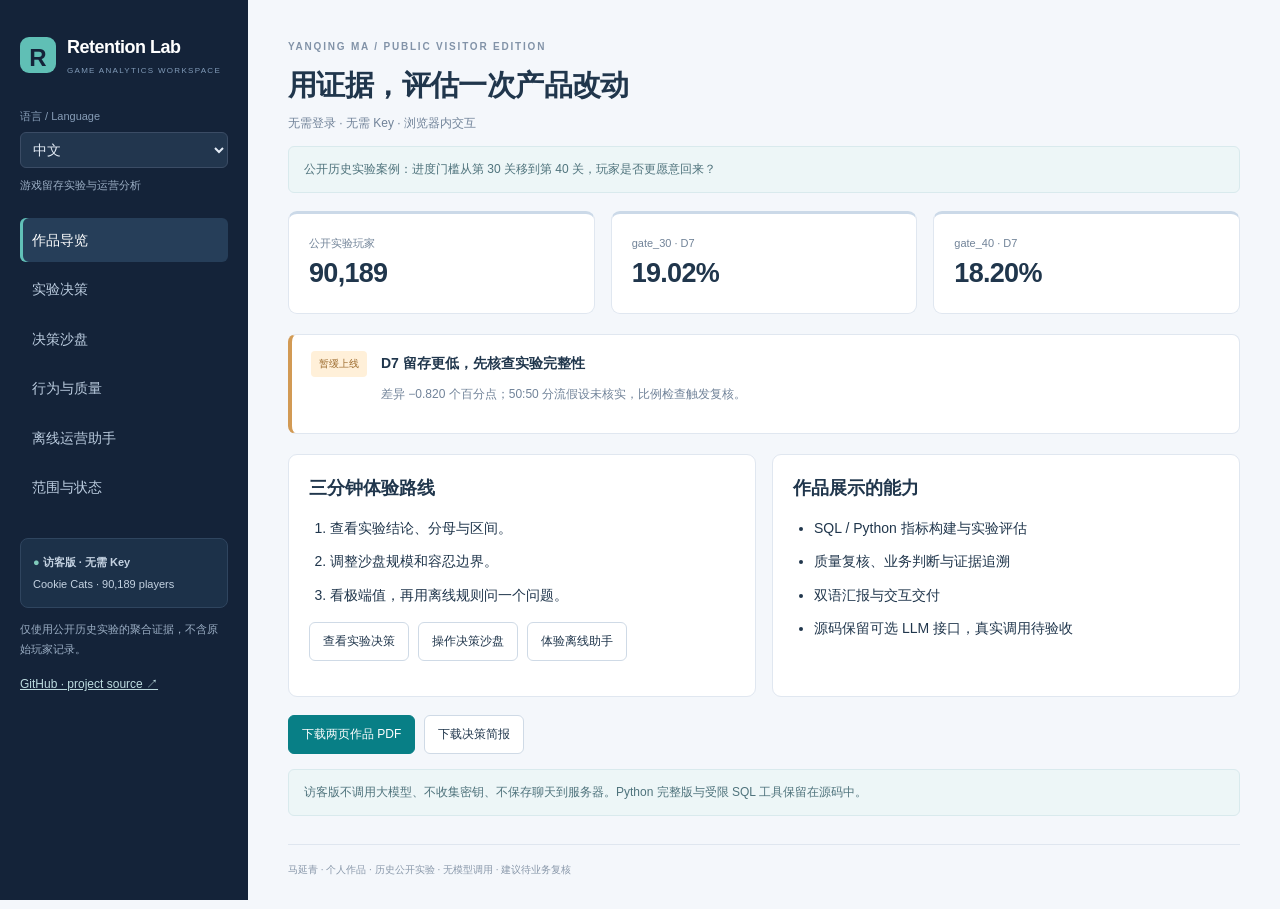
<file: web/index.html>
<!doctype html>
<html lang="zh-CN">
<head><meta charset="utf-8"><meta name="viewport" content="width=device-width,initial-scale=1">
<meta name="description" content="马延青的游戏运营分析作品：公开实验、留存证据、交互决策沙盘与无需密钥的离线规则助手。">
<title>Retention Lab · 游戏运营分析作品</title><link rel="stylesheet" href="style.css"></head>
<body>
<a class="skip" href="#main">跳到主要内容</a>
<aside><div class="brand"><b class="mark">R</b><div><strong>Retention Lab</strong><small>GAME ANALYTICS WORKSPACE</small></div></div>
<label class="language-label" for="language">语言 / Language</label><select id="language"><option value="zh">中文</option><option value="en">English</option></select>
<p class="sidebar-caption" id="sidebar-caption">游戏留存实验与运营分析</p><nav id="navigation" aria-label="工作区"></nav>
<div class="source-status"><span>●</span> <b id="ready-label">访客版 · 无需 Key</b><br>Cookie Cats · 90,189 players</div>
<p class="sidebar-caption" id="sidebar-note">仅使用公开历史实验的聚合证据，不含原始玩家记录。</p>
<a class="source-link" href="https://github.com/jackzmyq/game-retention-copilot" target="_blank" rel="noopener" id="source-link">GitHub · project source ↗</a>
</aside>
<main id="main" tabindex="-1"><div id="content"><h1>正在载入聚合证据…</h1></div><footer id="footer"></footer></main>
<noscript>本交互版需要启用 JavaScript。也可直接查看 assets/decision_brief_zh.md。</noscript>
<script src="assets/evidence.js"></script><script src="core.js"></script><script src="app.js"></script></body></html>
</file>
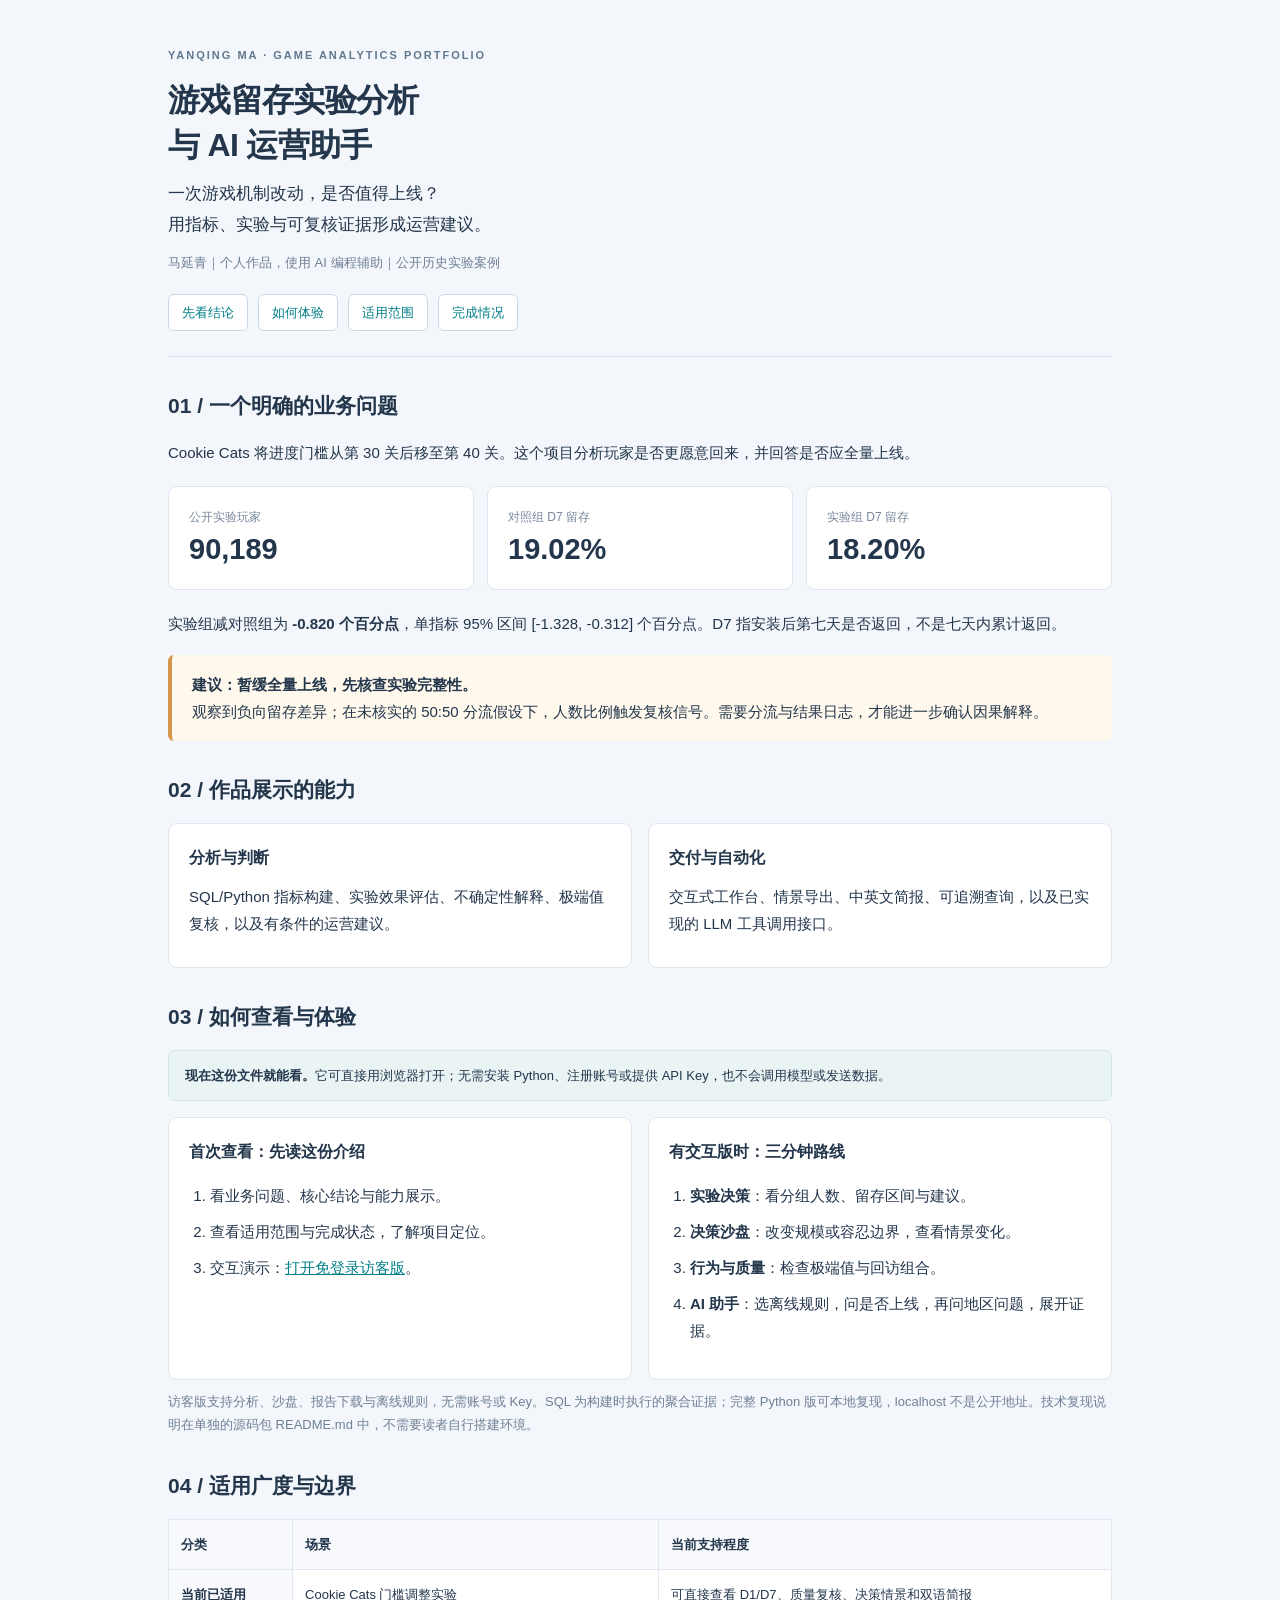
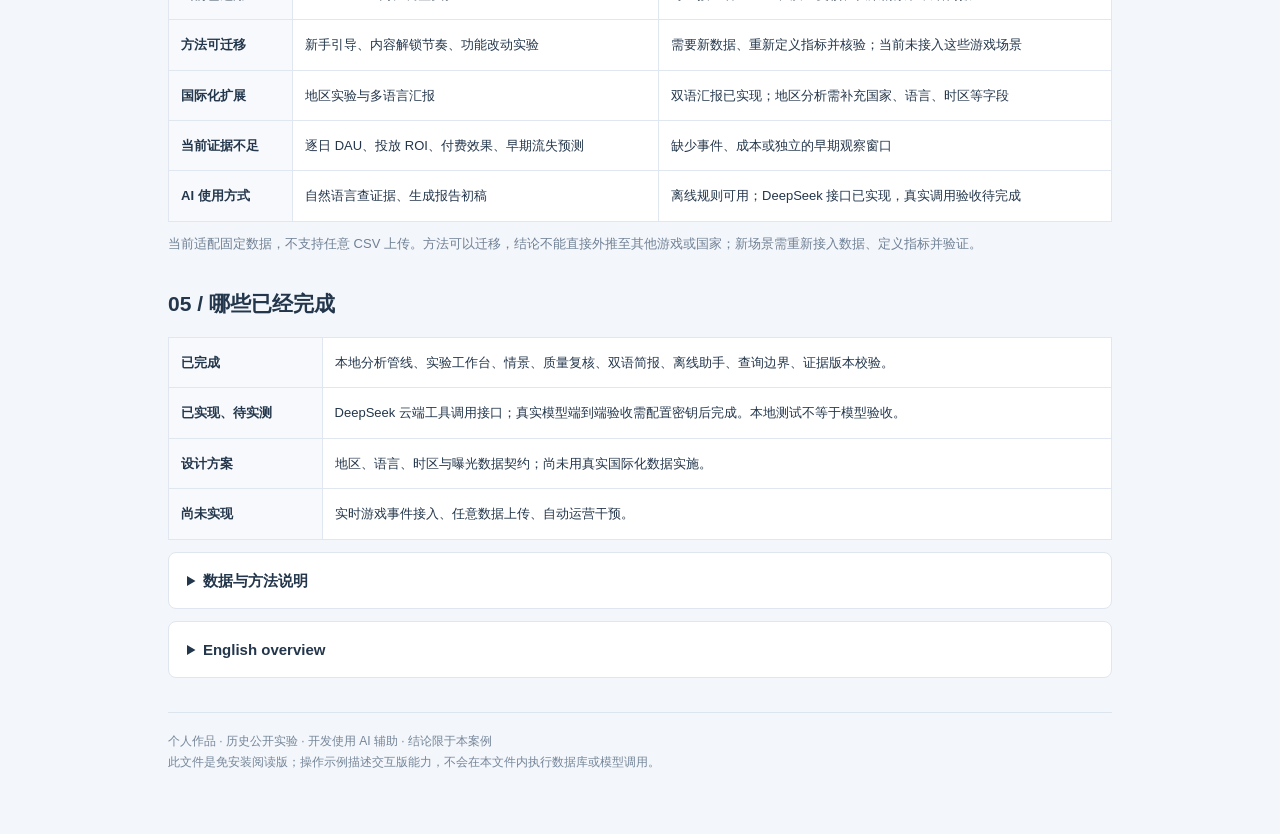
<file: output/HR项目介绍.html>
<!doctype html>
<html lang="zh-CN"><head><meta charset="utf-8"><meta name="viewport" content="width=device-width,initial-scale=1">
<title>马延青｜游戏留存实验分析与 AI 运营助手</title>
<style>
*{box-sizing:border-box}body{margin:0;background:#f3f6fa;color:#23364b;font:15px/1.8 "Segoe UI","Microsoft YaHei",sans-serif}
main{max-width:1000px;margin:auto;padding:46px 28px 60px}header{padding-bottom:25px;border-bottom:1px solid #dce4ee}.kicker{font-size:11px;letter-spacing:2px;color:#607890;font-weight:700}h1{font-size:32px;line-height:1.4;letter-spacing:-.7px;margin:12px 0}h2{font-size:21px;margin:30px 0 14px}h3{font-size:16px;margin:0 0 9px}p{margin:10px 0}.muted{color:#708196;font-size:13px}.lead{font-size:17px;max-width:800px}nav{display:flex;flex-wrap:wrap;gap:10px;margin-top:20px}a{color:#007f86}nav a{border:1px solid #cbd9e6;background:white;border-radius:6px;padding:6px 13px;text-decoration:none;font-size:13px}.cards{display:grid;grid-template-columns:repeat(3,1fr);gap:13px;margin:20px 0}.card,article{padding:20px;background:white;border:1px solid #dfe6ef;border-radius:9px}.value{font-size:29px;font-weight:700;line-height:1.4}.label{font-size:12px;color:#78879b}.decision{padding:16px 20px;border-left:4px solid #d6974d;background:#fff8ec;border-radius:6px;margin:18px 0}.grid{display:grid;grid-template-columns:1fr 1fr;gap:16px}ol,ul{padding-left:21px}li{margin-bottom:9px}.table-wrap{overflow:auto}table{width:100%;border-collapse:collapse;font-size:13px;background:white}th,td{padding:13px 12px;text-align:left;border:1px solid #e1e7f0;vertical-align:top}th{font-weight:650;background:#f7f9fc;min-width:100px}.note{padding:13px 16px;background:#eaf4f5;border:1px solid #d2e7e9;border-radius:7px;font-size:13px}details{background:white;border:1px solid #dfe6ef;border-radius:8px;padding:14px 18px;margin-top:12px}summary{cursor:pointer;font-weight:600}code{overflow-wrap:anywhere;font-size:11px}footer{border-top:1px solid #dce4ee;margin-top:34px;padding-top:18px;font-size:12px;color:#75869a}@media(max-width:640px){main{padding:26px 16px}h1{font-size:25px}.cards{grid-template-columns:1fr}.grid{grid-template-columns:1fr}.value{font-size:25px}}@media print{body{background:white}main{padding:0;max-width:none}nav{display:none}article,.card,details{break-inside:avoid}a{color:inherit}}
</style></head><body><main>
<header><div class="kicker">YANQING MA · GAME ANALYTICS PORTFOLIO</div><h1>游戏留存实验分析<br>与 AI 运营助手</h1>
<p class="lead">一次游戏机制改动，是否值得上线？<br>用指标、实验与可复核证据形成运营建议。</p>
<p class="muted">马延青｜个人作品，使用 AI 编程辅助｜公开历史实验案例</p>
<nav aria-label="阅读导航"><a href="#finding">先看结论</a><a href="#walkthrough">如何体验</a><a href="#scope">适用范围</a><a href="#status">完成情况</a></nav></header>
<section id="finding"><h2>01 / 一个明确的业务问题</h2><p>Cookie Cats 将进度门槛从第 30 关后移至第 40 关。这个项目分析玩家是否更愿意回来，并回答是否应全量上线。</p>
<div class="cards"><div class="card"><div class="label">公开实验玩家</div><div class="value">90,189</div></div><div class="card"><div class="label">对照组 D7 留存</div><div class="value">19.02%</div></div><div class="card"><div class="label">实验组 D7 留存</div><div class="value">18.20%</div></div></div>
<p>实验组减对照组为 <b>-0.820 个百分点</b>，单指标 95% 区间 [-1.328, -0.312] 个百分点。D7 指安装后第七天是否返回，不是七天内累计返回。</p>
<div class="decision"><b>建议：暂缓全量上线，先核查实验完整性。</b><br>观察到负向留存差异；在未核实的 50:50 分流假设下，人数比例触发复核信号。需要分流与结果日志，才能进一步确认因果解释。</div></section>
<section><h2>02 / 作品展示的能力</h2><div class="grid"><article><h3>分析与判断</h3><p>SQL/Python 指标构建、实验效果评估、不确定性解释、极端值复核，以及有条件的运营建议。</p></article><article><h3>交付与自动化</h3><p>交互式工作台、情景导出、中英文简报、可追溯查询，以及已实现的 LLM 工具调用接口。</p></article></div></section>
<section id="walkthrough"><h2>03 / 如何查看与体验</h2><div class="note"><b>现在这份文件就能看。</b>它可直接用浏览器打开；无需安装 Python、注册账号或提供 API Key，也不会调用模型或发送数据。</div>
<div class="grid" style="margin-top:16px"><article><h3>首次查看：先读这份介绍</h3><ol><li>看业务问题、核心结论与能力展示。</li><li>查看适用范围与完成状态，了解项目定位。</li><li>交互演示：<a href="https://jackzmyq.github.io/game-retention-copilot/">打开免登录访客版</a>。</li></ol></article><article><h3>有交互版时：三分钟路线</h3><ol><li><b>实验决策</b>：看分组人数、留存区间与建议。</li><li><b>决策沙盘</b>：改变规模或容忍边界，查看情景变化。</li><li><b>行为与质量</b>：检查极端值与回访组合。</li><li><b>AI 助手</b>：选离线规则，问是否上线，再问地区问题，展开证据。</li></ol></article></div>
<p class="muted">访客版支持分析、沙盘、报告下载与离线规则，无需账号或 Key。SQL 为构建时执行的聚合证据；完整 Python 版可本地复现，localhost 不是公开地址。技术复现说明在单独的源码包 README.md 中，不需要读者自行搭建环境。</p></section>
<section id="scope"><h2>04 / 适用广度与边界</h2><div class="table-wrap"><table><thead><tr><th>分类</th><th>场景</th><th>当前支持程度</th></tr></thead><tbody><tr><th>当前已适用</th><td>Cookie Cats 门槛调整实验</td><td>可直接查看 D1/D7、质量复核、决策情景和双语简报</td></tr><tr><th>方法可迁移</th><td>新手引导、内容解锁节奏、功能改动实验</td><td>需要新数据、重新定义指标并核验；当前未接入这些游戏场景</td></tr><tr><th>国际化扩展</th><td>地区实验与多语言汇报</td><td>双语汇报已实现；地区分析需补充国家、语言、时区等字段</td></tr><tr><th>当前证据不足</th><td>逐日 DAU、投放 ROI、付费效果、早期流失预测</td><td>缺少事件、成本或独立的早期观察窗口</td></tr><tr><th>AI 使用方式</th><td>自然语言查证据、生成报告初稿</td><td>离线规则可用；DeepSeek 接口已实现，真实调用验收待完成</td></tr></tbody></table></div>
<p class="muted">当前适配固定数据，不支持任意 CSV 上传。方法可以迁移，结论不能直接外推至其他游戏或国家；新场景需重新接入数据、定义指标并验证。</p></section>
<section id="status"><h2>05 / 哪些已经完成</h2><div class="table-wrap"><table><tbody>
<tr><th>已完成</th><td>本地分析管线、实验工作台、情景、质量复核、双语简报、离线助手、查询边界、证据版本校验。</td></tr>
<tr><th>已实现、待实测</th><td>DeepSeek 云端工具调用接口；真实模型端到端验收需配置密钥后完成。本地测试不等于模型验收。</td></tr>
<tr><th>设计方案</th><td>地区、语言、时区与曝光数据契约；尚未用真实国际化数据实施。</td></tr>
<tr><th>尚未实现</th><td>实时游戏事件接入、任意数据上传、自动运营干预。</td></tr>
</tbody></table></div></section>
<details><summary>数据与方法说明</summary><p>数据来自 <a href="https://assets.datacamp.com/production/project_184/datasets/cookie_cats.csv">DataCamp 公开实验 CSV</a>，仅代表本案例的公开历史样本。源材料说明随机分组，但预期分流比例、逐日时间、地区、付费与曝光日志未提供。累计局数的说明存在 7/14 天冲突，不能作为早期流失预测特征。</p><p>留存比较使用两比例检验、逐项 Newcombe 95% 区间及 D1/D7 的 Holm 校正。D7 是本作品事后选定的主指标，未声称预注册。沙盘人数是条件性规模换算，不是实测损失或预测。</p><p>来源 SHA-256：<code>5ab54d761fbddcd50de7b88e4eaf7837cba4569474f50c043a4d17ee342c46bd</code></p></details>
<details lang="en"><summary>English overview</summary><p><b>Game Retention Experiment Analytics & AI Operations Copilot.</b> This independent portfolio case uses 90,189 publicly released Cookie Cats players to evaluate a progression-gate change. Treatment D7 retention is 0.820 percentage points lower. The recommendation is conditional on an allocation-integrity audit.</p><p>Implemented: local analytics, interactive evidence, scenarios, bilingual briefs and a bounded LLM tool interface. Live-provider acceptance and public interactive hosting are pending. The app supports this fixed dataset; broader games and markets require new data and validation. This static file needs no installation or key.</p></details>
<footer>个人作品 · 历史公开实验 · 开发使用 AI 辅助 · 结论限于本案例<br>此文件是免安装阅读版；操作示例描述交互版能力，不会在本文件内执行数据库或模型调用。</footer>
</main></body></html>
</file>
<file: web/style.css>
:root{--navy:#142339;--ink:#20364c;--muted:#718399;--teal:#087f86;--orange:#d58d55;--line:#e0e7f0;--bg:#f4f7fb}*{box-sizing:border-box}body{margin:0;background:var(--bg);font:14px/1.75 "Segoe UI","Microsoft YaHei",sans-serif;color:var(--ink)}a{color:var(--teal)}button,input,select,textarea{font:inherit}button,a,input,select,textarea,summary{outline-offset:4px}button:focus-visible,a:focus-visible,input:focus-visible,select:focus-visible,summary:focus-visible{outline:2px solid #138f95}.skip{position:fixed;left:10px;top:-60px;padding:8px;background:#fff;z-index:9}.skip:focus{top:10px}aside{position:fixed;inset:0 auto 0 0;width:248px;background:var(--navy);color:#c5d3e2;padding:32px 20px;overflow-y:auto}.brand{display:flex;align-items:center;gap:11px;margin-bottom:25px}.mark{display:grid;place-items:center;width:36px;height:36px;border-radius:9px;background:#60bfb5;color:var(--navy);font-size:24px}.brand strong{color:white;font-size:18px;letter-spacing:-.5px}.brand small{display:block;font-size:8px;letter-spacing:1.3px;color:#819bb8}.language-label{font-size:11px;color:#879db7}aside select{display:block;width:100%;margin-top:5px;background:#22364e;color:#e5edf7;border:1px solid #3b4c65;border-radius:6px;padding:8px}.sidebar-caption{font-size:11px;color:#9cafc5;line-height:1.8}.source-status{margin:28px 0 12px;background:#1c3149;border:1px solid #2f455f;border-radius:8px;padding:12px;font-size:11px;line-height:2}.source-status span{color:#7fcabb}.source-link{font-size:12px;color:#bcdbdf}nav{margin-top:22px;display:grid;gap:5px}nav button{color:#bbccdf;background:none;border:0;text-align:left;padding:10px 12px;border-radius:6px;cursor:pointer}nav button.active{background:#263e59;color:white;box-shadow:inset 3px 0 #61c0b7}nav button:hover{background:#22374f}main{margin-left:248px;max-width:1610px;padding:38px 40px 30px}.eyebrow{font-size:10px;font-weight:700;letter-spacing:1.8px;color:#8293a8}h1{font-size:29px;line-height:1.35;letter-spacing:-.6px;margin:10px 0 8px}h2{font-size:18px;line-height:1.5;margin:0 0 12px}h3{font-size:14px;margin:0 0 7px}p{margin:8px 0 12px}.subtitle,.muted{color:var(--muted);font-size:12px}.grid{display:grid;gap:16px;margin:18px 0}.two{grid-template-columns:1fr 1fr}.three{grid-template-columns:repeat(3,1fr)}.four{grid-template-columns:repeat(4,1fr)}.panel,.metric{background:white;border:1px solid var(--line);border-radius:9px;padding:20px}.metric{border-top:3px solid #cbd9e8}.metric .label{color:#718398;font-size:11px}.value{font-size:27px;font-weight:700;line-height:1.5;letter-spacing:-.7px}.decision{display:flex;gap:14px;background:#fff;border:1px solid var(--line);border-left:4px solid #d29a54;border-radius:8px;padding:16px 19px;margin:20px 0}.badge{background:#fff0d9;color:#9d6c2e;white-space:nowrap;font-size:10px;padding:4px 8px;border-radius:4px;align-self:flex-start}.decision b{font-size:14px}.note{font-size:12px;color:#4f737c;background:#edf6f7;border:1px solid #d9eaed;padding:12px 15px;border-radius:6px;margin:12px 0}.warning{background:#fff8e9;border-color:#f0e2bc;color:#8b6a37}.buttons{display:flex;flex-wrap:wrap;gap:9px;margin:15px 0}.button,button.primary{display:inline-block;background:var(--teal);border:1px solid var(--teal);color:white;padding:8px 13px;border-radius:6px;text-decoration:none;cursor:pointer;font-size:12px}.button.secondary{background:#fff;color:var(--ink);border-color:#cfdae6}.control{display:block;margin:16px 0;color:#4c637d;font-size:12px}.control input,.control select{display:block;width:100%;margin:9px 0 2px;accent-color:var(--teal)}.control output{font-weight:700;color:var(--teal)}.chart svg{width:100%;height:auto;display:block;overflow:visible}.chart{margin-top:12px}.chart-label{font-size:11px;fill:#708398}.chart-value{font-size:12px;fill:#304c66;font-weight:600}.legend{display:flex;flex-wrap:wrap;gap:15px;font-size:11px;color:#73859b;margin:8px 0}.dot{width:9px;height:9px;border-radius:2px;display:inline-block;margin-right:6px}.table-scroll{overflow:auto}table{border-collapse:collapse;width:100%;font-size:12px}th,td{text-align:left;padding:10px 12px;vertical-align:top;border-bottom:1px solid #e5ebf2}th{background:#f6f9fc;font-weight:600}td:first-child{white-space:nowrap}details{background:#fff;border:1px solid var(--line);border-radius:7px;padding:12px 16px;margin:12px 0}summary{cursor:pointer;font-size:12px;font-weight:600}pre{white-space:pre-wrap;overflow-wrap:anywhere;font:11px/1.7 Consolas,monospace;padding:12px;background:#f1f5f9;border-radius:5px}ol,ul{padding-left:21px}li{margin-bottom:9px}.message{background:white;border:1px solid var(--line);border-radius:8px;padding:18px;margin:13px 0}.message.user{background:#eaf2f5;margin-left:35px}.message h3{font-size:13px}.chat-form{display:flex;gap:8px;margin:20px 0}.chat-form textarea{flex:1;min-width:0;border:1px solid #ccd9e5;border-radius:6px;padding:10px;resize:vertical}.preset{display:grid;grid-template-columns:1fr 1fr;gap:10px}.preset button{background:white;border:1px solid #d7e1eb;border-radius:6px;text-align:left;padding:13px;color:#38566c;cursor:pointer}footer{border-top:1px solid #dfe6ef;color:#8998aa;font-size:10px;padding-top:16px;margin-top:28px}.pill{display:inline-block;background:#edf6f4;color:#407a72;border-radius:4px;font-size:10px;padding:3px 8px;margin-right:6px}.sr-only{position:absolute;width:1px;height:1px;overflow:hidden;clip:rect(0,0,0,0)}@media(max-width:1050px){aside{width:215px;padding:26px 14px}main{margin-left:215px;padding:28px 23px}.two{grid-template-columns:1fr}.four{grid-template-columns:1fr 1fr}.three{grid-template-columns:1fr 1fr}.value{font-size:24px}}@media(max-width:640px){aside{position:relative;width:auto;padding:16px}.brand{margin:0 0 12px}.brand small{font-size:8px}.language-label,aside .sidebar-caption,aside .source-status,aside .source-link{display:none}aside select{width:135px;margin:0;position:absolute;right:15px;top:18px;font-size:11px}nav{display:flex;overflow-x:auto;gap:4px;margin:8px 0 0}nav button{white-space:nowrap;font-size:11px;padding:7px 9px}main{margin:0;padding:22px 15px}h1{font-size:24px}.three,.preset{grid-template-columns:1fr}.panel,.metric{padding:15px}.chat-form{flex-wrap:wrap}.chat-form button{width:100%}}@media print{aside,.buttons,.chat-form{display:none}main{margin:0;padding:0}.panel,.metric,.decision{break-inside:avoid}body{background:white}}
</file>
